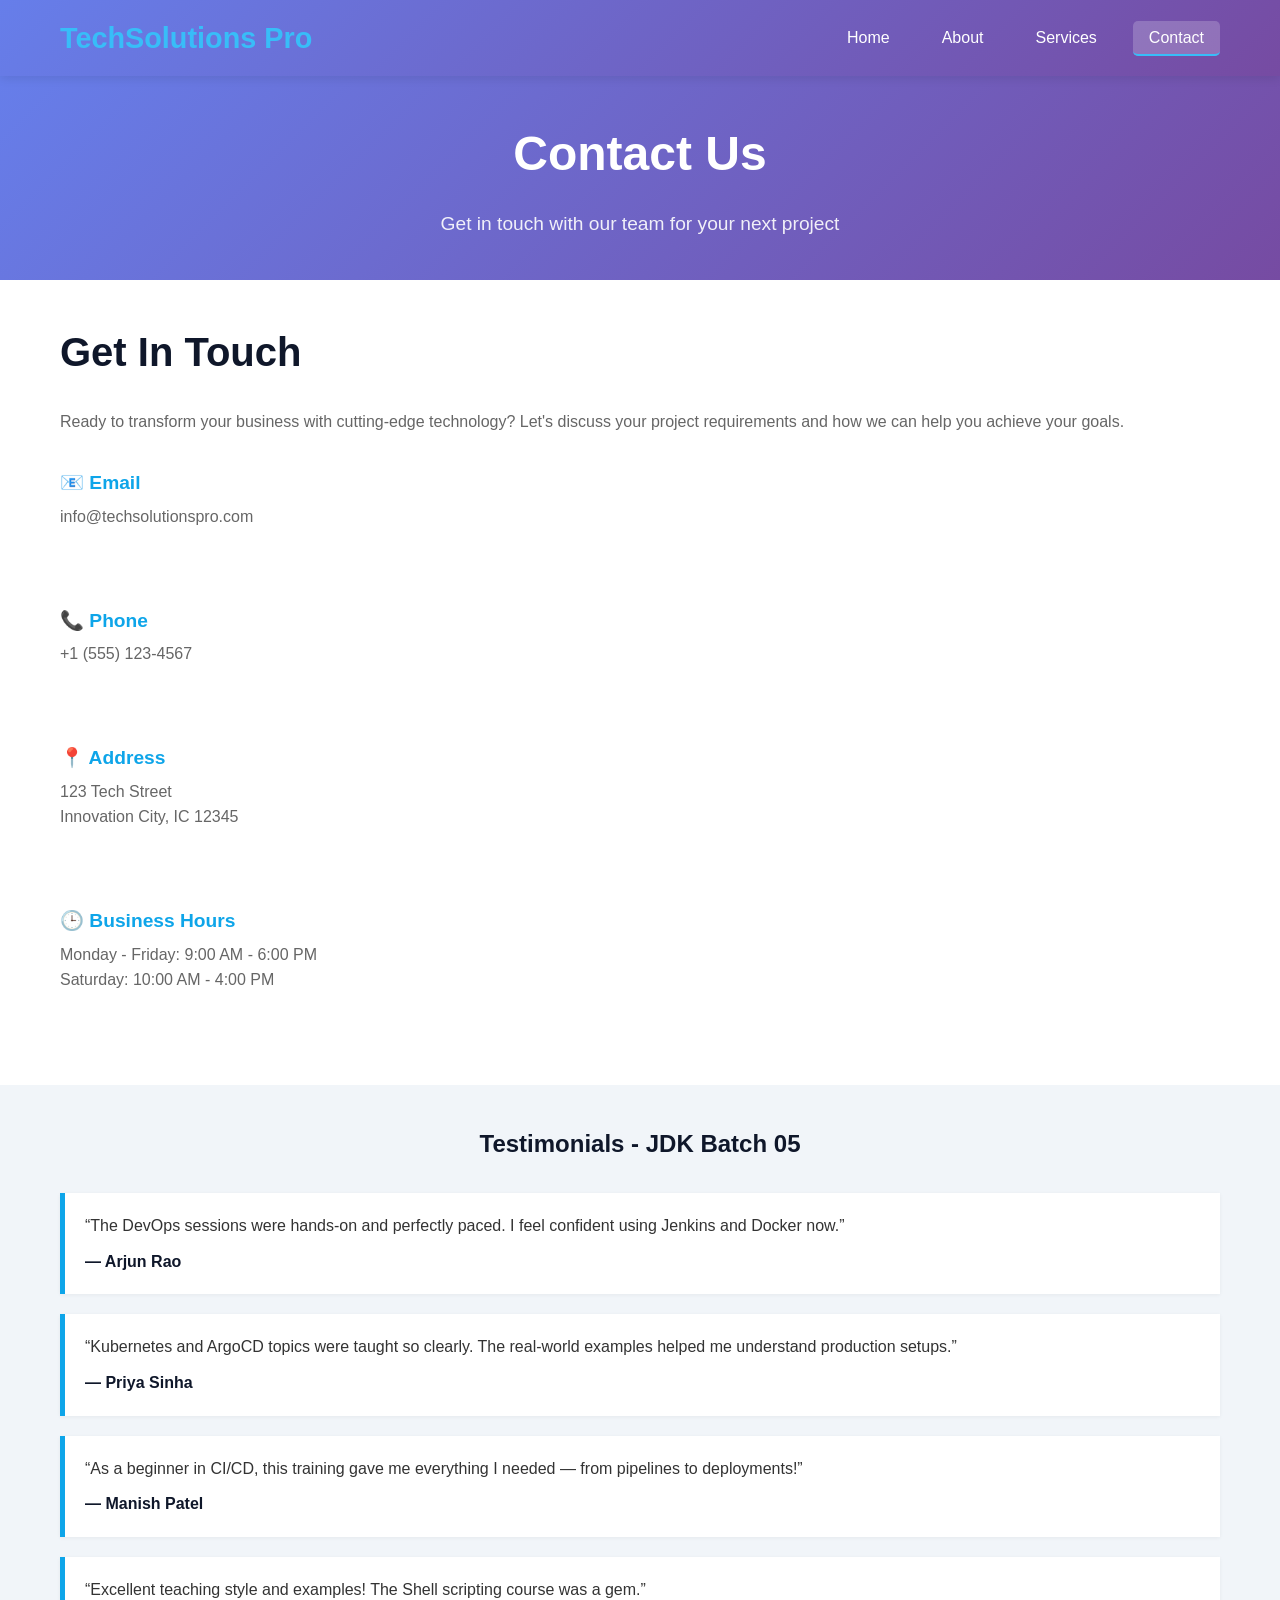
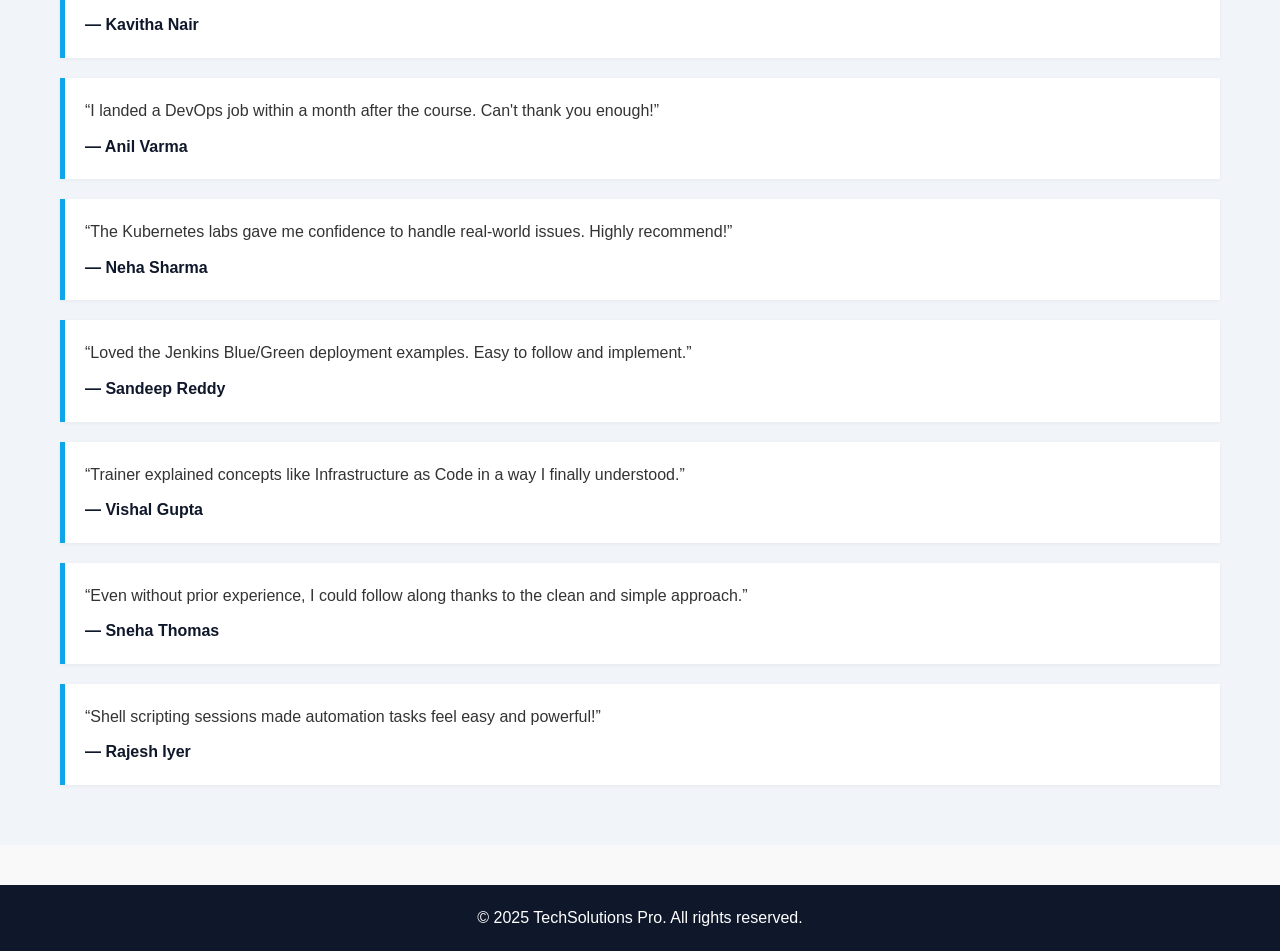
<file: contact.html>
<!DOCTYPE html>
<html lang="en">
<head>
  <meta charset="UTF-8" />
  <meta name="viewport" content="width=device-width, initial-scale=1.0"/>
  <title>TechSolutions Pro - Contact</title>
  <link rel="stylesheet" href="styles.css" />
  <style>
    body {
      font-family: 'Segoe UI', Tahoma, Geneva, Verdana, sans-serif;
      margin: 0;
      padding: 0;
      background-color: #f9f9f9;
    }
    .navbar {
      background-color: #0f172a;
      color: #fff;
      padding: 15px 0;
    }
    .nav-container {
      display: flex;
      justify-content: space-between;
      align-items: center;
      max-width: 1200px;
      margin: auto;
      padding: 0 20px;
    }
    .nav-logo h2 {
      margin: 0;
      color: #38bdf8;
    }
    .nav-menu {
      list-style: none;
      display: flex;
      gap: 20px;
    }
    .nav-item .nav-link {
      text-decoration: none;
      color: white;
      font-weight: 500;
    }
    .nav-link.active {
      border-bottom: 2px solid #38bdf8;
    }
    .page-header {
      background-color: #1e293b;
      color: white;
      padding: 40px 20px;
      text-align: center;
    }
    .contact-content {
      padding: 40px 20px;
    }
    .contact-grid {
      display: flex;
      flex-wrap: wrap;
      gap: 40px;
      justify-content: space-between;
    }
    .contact-info {
      flex: 1;
      min-width: 300px;
    }
    .contact-info h2 {
      color: #0f172a;
    }
    .contact-details h3 {
      margin-bottom: 5px;
      color: #0ea5e9;
    }
    .contact-item {
      margin-bottom: 20px;
    }
    .testimonials-section {
      background-color: #f1f5f9;
      padding: 40px 20px;
    }
    .testimonials-section h2 {
      text-align: center;
      margin-bottom: 30px;
      color: #0f172a;
    }
    .testimonial {
      background: white;
      border-left: 5px solid #0ea5e9;
      margin-bottom: 20px;
      padding: 20px;
      box-shadow: 0 1px 4px rgba(0, 0, 0, 0.05);
    }
    .testimonial-name {
      font-weight: bold;
      color: #0f172a;
      margin-top: 10px;
    }
    .footer {
      background-color: #0f172a;
      color: white;
      padding: 20px 0;
      text-align: center;
      margin-top: 40px;
    }
  </style>
</head>
<body>
  <nav class="navbar">
    <div class="nav-container">
      <div class="nav-logo">
        <h2>TechSolutions Pro</h2>
      </div>
      <ul class="nav-menu">
        <li class="nav-item"><a href="/" class="nav-link">Home</a></li>
        <li class="nav-item"><a href="/about" class="nav-link">About</a></li>
        <li class="nav-item"><a href="/services" class="nav-link">Services</a></li>
        <li class="nav-item"><a href="/contact" class="nav-link active">Contact</a></li>
      </ul>
    </div>
  </nav>

  <section class="page-header">
    <div class="container">
      <h1>Contact Us</h1>
      <p>Get in touch with our team for your next project</p>
    </div>
  </section>

  <section class="contact-content">
    <div class="container">
      <div class="contact-grid">
        <div class="contact-info">
          <h2>Get In Touch</h2>
          <p>Ready to transform your business with cutting-edge technology? Let's discuss your project requirements and how we can help you achieve your goals.</p>
          <div class="contact-details">
            <div class="contact-item">
              <h3>📧 Email</h3>
              <p>info@techsolutionspro.com</p>
            </div>
            <div class="contact-item">
              <h3>📞 Phone</h3>
              <p>+1 (555) 123-4567</p>
            </div>
            <div class="contact-item">
              <h3>📍 Address</h3>
              <p>123 Tech Street<br>Innovation City, IC 12345</p>
            </div>
            <div class="contact-item">
              <h3>🕒 Business Hours</h3>
              <p>Monday - Friday: 9:00 AM - 6:00 PM<br>Saturday: 10:00 AM - 4:00 PM</p>
            </div>
          </div>
        </div>
      </div>
    </div>
  </section>

  <section class="testimonials-section">
    <div class="container">
      <h2>Testimonials - JDK Batch 05</h2>
      <div class="testimonial">
        <p>“The DevOps sessions were hands-on and perfectly paced. I feel confident using Jenkins and Docker now.”</p>
        <div class="testimonial-name">— Arjun Rao</div>
      </div>
      <div class="testimonial">
        <p>“Kubernetes and ArgoCD topics were taught so clearly. The real-world examples helped me understand production setups.”</p>
        <div class="testimonial-name">— Priya Sinha</div>
      </div>
      <div class="testimonial">
        <p>“As a beginner in CI/CD, this training gave me everything I needed — from pipelines to deployments!”</p>
        <div class="testimonial-name">— Manish Patel</div>
      </div>
      <div class="testimonial">
        <p>“Excellent teaching style and examples! The Shell scripting course was a gem.”</p>
        <div class="testimonial-name">— Kavitha Nair</div>
      </div>
      <div class="testimonial">
        <p>“I landed a DevOps job within a month after the course. Can't thank you enough!”</p>
        <div class="testimonial-name">— Anil Varma</div>
      </div>
      <div class="testimonial">
        <p>“The Kubernetes labs gave me confidence to handle real-world issues. Highly recommend!”</p>
        <div class="testimonial-name">— Neha Sharma</div>
      </div>
      <div class="testimonial">
        <p>“Loved the Jenkins Blue/Green deployment examples. Easy to follow and implement.”</p>
        <div class="testimonial-name">— Sandeep Reddy</div>
      </div>
      <div class="testimonial">
        <p>“Trainer explained concepts like Infrastructure as Code in a way I finally understood.”</p>
        <div class="testimonial-name">— Vishal Gupta</div>
      </div>
      <div class="testimonial">
        <p>“Even without prior experience, I could follow along thanks to the clean and simple approach.”</p>
        <div class="testimonial-name">— Sneha Thomas</div>
      </div>
      <div class="testimonial">
        <p>“Shell scripting sessions made automation tasks feel easy and powerful!”</p>
        <div class="testimonial-name">— Rajesh Iyer</div>
      </div>
    </div>
  </section>

  <footer class="footer">
    <div class="container">
      <p>&copy; 2025 TechSolutions Pro. All rights reserved.</p>
    </div>
  </footer>
</body>
</html>
</file>
<file: styles.css>
/* Reset and Base Styles */
* {
    margin: 0;
    padding: 0;
    box-sizing: border-box;
}

body {
    font-family: 'Arial', sans-serif;
    line-height: 1.6;
    color: #333;
    background-color: #f8f9fa;
}

.container {
    max-width: 1200px;
    margin: 0 auto;
    padding: 0 20px;
}

/* Navigation */
.navbar {
    background: linear-gradient(135deg, #667eea 0%, #764ba2 100%);
    padding: 1rem 0;
    position: sticky;
    top: 0;
    z-index: 1000;
    box-shadow: 0 2px 10px rgba(0,0,0,0.1);
}

.nav-container {
    max-width: 1200px;
    margin: 0 auto;
    padding: 0 20px;
    display: flex;
    justify-content: space-between;
    align-items: center;
}

.nav-logo h2 {
    color: white;
    font-size: 1.8rem;
    font-weight: bold;
}

.nav-menu {
    display: flex;
    list-style: none;
    gap: 2rem;
}

.nav-link {
    color: white;
    text-decoration: none;
    font-weight: 500;
    padding: 0.5rem 1rem;
    border-radius: 5px;
    transition: all 0.3s ease;
}

.nav-link:hover,
.nav-link.active {
    background-color: rgba(255,255,255,0.2);
    transform: translateY(-2px);
}

/* Hero Section */
.hero {
    background: linear-gradient(135deg, #f093fb 0%, #f5576c 100%);
    padding: 4rem 0;
    display: flex;
    align-items: center;
    min-height: 80vh;
}

.hero-content {
    max-width: 1200px;
    margin: 0 auto;
    padding: 0 20px;
    display: grid;
    grid-template-columns: 1fr 1fr;
    gap: 3rem;
    align-items: center;
}

.hero-content h1 {
    font-size: 3.5rem;
    color: white;
    margin-bottom: 1rem;
    font-weight: bold;
}

.hero-content p {
    font-size: 1.3rem;
    color: white;
    margin-bottom: 2rem;
    opacity: 0.9;
}

.hero-buttons {
    display: flex;
    gap: 1rem;
    flex-wrap: wrap;
}

.hero-image img {
    width: 100%;
    height: 400px;
    object-fit: cover;
    border-radius: 15px;
    box-shadow: 0 10px 30px rgba(0,0,0,0.3);
}

/* Buttons */
.btn {
    display: inline-block;
    padding: 12px 30px;
    text-decoration: none;
    border-radius: 25px;
    font-weight: 600;
    text-align: center;
    transition: all 0.3s ease;
    border: none;
    cursor: pointer;
    font-size: 1rem;
}

.btn-primary {
    background: linear-gradient(135deg, #667eea 0%, #764ba2 100%);
    color: white;
}

.btn-primary:hover {
    transform: translateY(-3px);
    box-shadow: 0 5px 15px rgba(102, 126, 234, 0.4);
}

.btn-secondary {
    background: transparent;
    color: white;
    border: 2px solid white;
}

.btn-secondary:hover {
    background: white;
    color: #667eea;
    transform: translateY(-3px);
}

/* Features Section */
.features {
    padding: 5rem 0;
    background: white;
}

.features h2 {
    text-align: center;
    font-size: 2.5rem;
    margin-bottom: 3rem;
    color: #333;
}

.features-grid {
    display: grid;
    grid-template-columns: repeat(auto-fit, minmax(300px, 1fr));
    gap: 2rem;
}

.feature-card {
    background: white;
    padding: 2rem;
    border-radius: 15px;
    box-shadow: 0 5px 15px rgba(0,0,0,0.1);
    text-align: center;
    transition: transform 0.3s ease;
}

.feature-card:hover {
    transform: translateY(-10px);
    box-shadow: 0 15px 30px rgba(0,0,0,0.15);
}

.feature-card img {
    width: 80px;
    height: 80px;
    object-fit: cover;
    border-radius: 50%;
    margin-bottom: 1.5rem;
}

.feature-card h3 {
    font-size: 1.5rem;
    margin-bottom: 1rem;
    color: #333;
}

.feature-card p {
    color: #666;
    line-height: 1.6;
    margin-bottom: 1.5rem;
}

.card-link {
    color: #667eea;
    text-decoration: none;
    font-weight: 600;
    transition: color 0.3s ease;
}

.card-link:hover {
    color: #764ba2;
}

/* Page Header */
.page-header {
    background: linear-gradient(135deg, #667eea 0%, #764ba2 100%);
    padding: 4rem 0;
    text-align: center;
    color: white;
}

.page-header h1 {
    font-size: 3rem;
    margin-bottom: 1rem;
}

.page-header p {
    font-size: 1.2rem;
    opacity: 0.9;
}

/* About Page Styles */
.about-content {
    padding: 5rem 0;
    background: white;
}

.about-grid {
    display: grid;
    grid-template-columns: 1fr 1fr;
    gap: 3rem;
    align-items: center;
}

.about-text h2 {
    font-size: 2.5rem;
    margin-bottom: 1.5rem;
    color: #333;
}

.about-text h3 {
    font-size: 1.8rem;
    margin: 2rem 0 1rem 0;
    color: #667eea;
}

.about-text p {
    color: #666;
    line-height: 1.8;
    margin-bottom: 1.5rem;
}

.about-image img {
    width: 100%;
    height: 400px;
    object-fit: cover;
    border-radius: 15px;
    box-shadow: 0 10px 30px rgba(0,0,0,0.1);
}

.stats {
    display: grid;
    grid-template-columns: repeat(3, 1fr);
    gap: 2rem;
    margin-top: 2rem;
}

.stat {
    text-align: center;
    padding: 1.5rem;
    background: #f8f9fa;
    border-radius: 10px;
}

.stat h4 {
    font-size: 2rem;
    color: #667eea;
    margin-bottom: 0.5rem;
}

.stat p {
    color: #666;
    font-weight: 600;
}

/* Team Section */
.team {
    padding: 5rem 0;
    background: #f8f9fa;
}

.team h2 {
    text-align: center;
    font-size: 2.5rem;
    margin-bottom: 3rem;
    color: #333;
}

.team-grid {
    display: grid;
    grid-template-columns: repeat(auto-fit, minmax(250px, 1fr));
    gap: 2rem;
}

.team-member {
    background: white;
    padding: 2rem;
    border-radius: 15px;
    text-align: center;
    box-shadow: 0 5px 15px rgba(0,0,0,0.1);
    transition: transform 0.3s ease;
}

.team-member:hover {
    transform: translateY(-5px);
}

.team-member img {
    width: 120px;
    height: 120px;
    object-fit: cover;
    border-radius: 50%;
    margin-bottom: 1rem;
}

.team-member h3 {
    font-size: 1.3rem;
    color: #333;
    margin-bottom: 0.5rem;
}

.team-member p {
    color: #667eea;
    font-weight: 600;
}

/* Services Page Styles */
.services-content {
    padding: 5rem 0;
    background: white;
}

.services-grid {
    display: grid;
    grid-template-columns: repeat(auto-fit, minmax(350px, 1fr));
    gap: 2rem;
}

.service-card {
    background: white;
    border-radius: 15px;
    overflow: hidden;
    box-shadow: 0 5px 15px rgba(0,0,0,0.1);
    transition: transform 0.3s ease;
}

.service-card:hover {
    transform: translateY(-10px);
    box-shadow: 0 15px 30px rgba(0,0,0,0.15);
}

.service-card img {
    width: 100%;
    height: 200px;
    object-fit: cover;
}

.service-content {
    padding: 2rem;
}

.service-content h3 {
    font-size: 1.5rem;
    color: #333;
    margin-bottom: 1rem;
}

.service-content p {
    color: #666;
    line-height: 1.6;
    margin-bottom: 1.5rem;
}

.service-content ul {
    list-style: none;
    margin-bottom: 2rem;
}

.service-content li {
    padding: 0.5rem 0;
    color: #666;
    position: relative;
    padding-left: 1.5rem;
}

.service-content li:before {
    content: "✓";
    position: absolute;
    left: 0;
    color: #667eea;
    font-weight: bold;
}

/* Contact Page Styles */
.contact-content {
    padding: 5rem 0;
    background: white;
}

.contact-grid {
    display: grid;
    grid-template-columns: 1fr 1fr;
    gap: 3rem;
}

.contact-info h2 {
    font-size: 2.5rem;
    color: #333;
    margin-bottom: 1.5rem;
}

.contact-info p {
    color: #666;
    line-height: 1.8;
    margin-bottom: 2rem;
}

.contact-details {
    display: grid;
    gap: 1.5rem;
}

.contact-item h3 {
    font-size: 1.2rem;
    color: #667eea;
    margin-bottom: 0.5rem;
}

.contact-item p {
    color: #666;
    line-height: 1.6;
}

/* Form Styles */
.contact-form {
    background: #f8f9fa;
    padding: 2rem;
    border-radius: 15px;
}

.contact-form h2 {
    font-size: 2rem;
    color: #333;
    margin-bottom: 2rem;
}

.form-group {
    margin-bottom: 1.5rem;
}

.form-group label {
    display: block;
    color: #333;
    font-weight: 600;
    margin-bottom: 0.5rem;
}

.form-group input,
.form-group select,
.form-group textarea {
    width: 100%;
    padding: 12px;
    border: 1px solid #ddd;
    border-radius: 8px;
    font-size: 1rem;
    transition: border-color 0.3s ease;
}

.form-group input:focus,
.form-group select:focus,
.form-group textarea:focus {
    outline: none;
    border-color: #667eea;
    box-shadow: 0 0 0 3px rgba(102, 126, 234, 0.1);
}

/* Map Section */
.map-section {
    padding: 5rem 0;
    background: #f8f9fa;
}

.map-section h2 {
    text-align: center;
    font-size: 2.5rem;
    margin-bottom: 3rem;
    color: #333;
}

.map-placeholder {
    position: relative;
    border-radius: 15px;
    overflow: hidden;
    box-shadow: 0 10px 30px rgba(0,0,0,0.1);
}

.map-placeholder img {
    width: 100%;
    height: 300px;
    object-fit: cover;
}

.map-overlay {
    position: absolute;
    top: 0;
    left: 0;
    right: 0;
    bottom: 0;
    background: linear-gradient(135deg, rgba(102, 126, 234, 0.8), rgba(118, 75, 162, 0.8));
    display: flex;
    align-items: center;
    justify-content: center;
    color: white;
    font-size: 1.2rem;
    text-align: center;
    padding: 2rem;
}

/* Footer */
.footer {
    background: #333;
    color: white;
    text-align: center;
    padding: 2rem 0;
}

/* Responsive Design */
@media (max-width: 768px) {
    .nav-menu {
        flex-direction: column;
        gap: 1rem;
    }
    
    .hero-content {
        grid-template-columns: 1fr;
        text-align: center;
    }
    
    .hero-content h1 {
        font-size: 2.5rem;
    }
    
    .features-grid {
        grid-template-columns: 1fr;
    }
    
    .about-grid {
        grid-template-columns: 1fr;
    }
    
    .contact-grid {
        grid-template-columns: 1fr;
    }
    
    .stats {
        grid-template-columns: 1fr;
    }
    
    .team-grid {
        grid-template-columns: repeat(auto-fit, minmax(200px, 1fr));
    }
    
    .services-grid {
        grid-template-columns: 1fr;
    }
}

@media (max-width: 480px) {
    .hero-content h1 {
        font-size: 2rem;
    }
    
    .page-header h1 {
        font-size: 2rem;
    }
    
    .hero-buttons {
        flex-direction: column;
        align-items: center;
    }
    
    .btn {
        width: 100%;
        max-width: 300px;
    }
}
</file>
